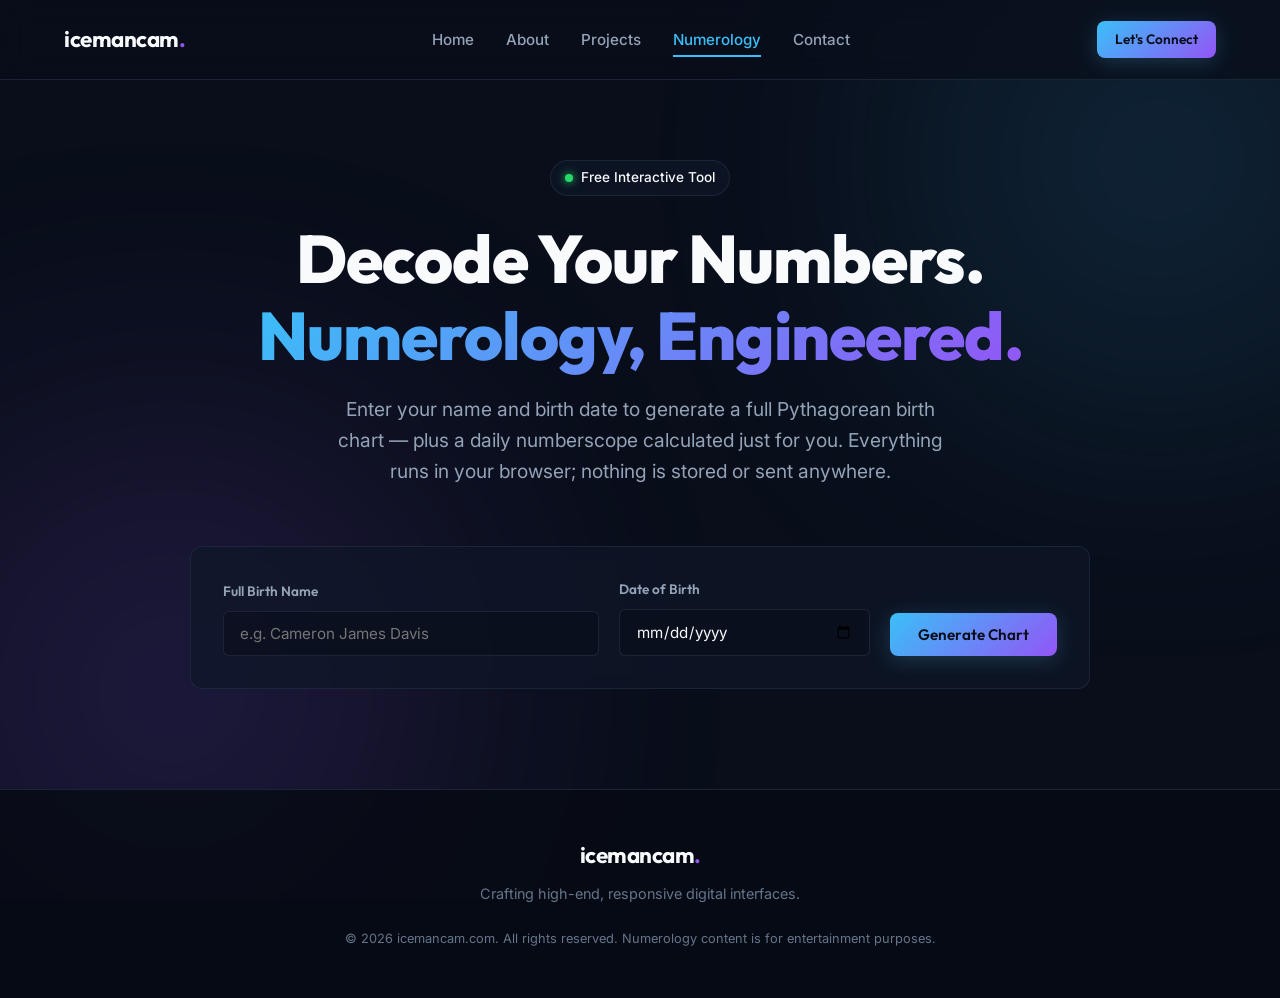
<file: numerology.html>
<!DOCTYPE html>
<html lang="en">
<head>
    <meta charset="UTF-8">
    <meta name="viewport" content="width=device-width, initial-scale=1.0">
    <title>Numerology | icemancam</title>
    <meta name="description" content="Free Pythagorean numerology birth chart generator and daily numberscope by icemancam.">
    <meta property="og:title" content="Numerology | icemancam">
    <meta property="og:description" content="Generate your numerology birth chart and get your daily numberscope.">
    <meta property="og:type" content="website">
    <meta property="og:url" content="https://icemancam.com/numerology.html">
    <link rel="preconnect" href="https://fonts.googleapis.com">
    <link rel="preconnect" href="https://fonts.gstatic.com" crossorigin>
    <link href="https://fonts.googleapis.com/css2?family=Inter:wght@400;500;600&family=Outfit:wght@500;600;700;800&display=swap" rel="stylesheet">
    <link rel="stylesheet" href="styles.css">
    <style>
        /* ===== Numerology page-specific styles (uses site design tokens) ===== */
        .numerology-hero {
            padding: 160px 24px 40px 24px;
            text-align: center;
        }
        .numerology-hero .hero-title { animation: fadeInUp 0.8s cubic-bezier(0.16,1,0.3,1) forwards; }
        .numerology-hero .hero-subtitle {
            margin: 0 auto 0 auto;
            max-width: 620px;
            animation: fadeInUp 0.8s cubic-bezier(0.16,1,0.3,1) 0.15s forwards;
        }

        .num-panel {
            background-color: var(--bg-surface);
            border: 1px solid var(--border-color);
            border-radius: 12px;
            padding: 32px;
            backdrop-filter: blur(8px);
        }

        .num-form-grid {
            display: grid;
            grid-template-columns: 1.2fr 0.8fr auto;
            gap: 20px;
            align-items: end;
        }
        @media (max-width: 768px) {
            .num-form-grid { grid-template-columns: 1fr; }
        }

        .chart-grid {
            display: grid;
            grid-template-columns: repeat(auto-fit, minmax(280px, 1fr));
            gap: 24px;
            margin-top: 40px;
        }

        .num-card {
            background-color: var(--bg-surface);
            border: 1px solid var(--border-color);
            border-radius: 12px;
            padding: 28px;
            transition: var(--transition-smooth);
            opacity: 0;
            transform: translateY(20px);
        }
        .num-card.revealed {
            opacity: 1;
            transform: translateY(0);
            transition: opacity 0.6s ease, transform 0.6s cubic-bezier(0.16,1,0.3,1), border-color var(--transition-fast);
        }
        .num-card:hover {
            border-color: var(--border-hover);
            transform: translateY(-4px);
        }

        .num-card-top {
            display: flex;
            align-items: center;
            gap: 18px;
            margin-bottom: 16px;
        }

        .num-circle {
            flex-shrink: 0;
            width: 64px;
            height: 64px;
            border-radius: 50%;
            display: flex;
            align-items: center;
            justify-content: center;
            font-family: var(--font-heading);
            font-size: 1.8rem;
            font-weight: 800;
            background: linear-gradient(135deg, var(--color-accent) 0%, var(--color-accent-purple) 100%);
            color: hsl(222, 47%, 7%);
            box-shadow: 0 0 24px var(--color-accent-glow);
        }
        .num-circle.master {
            background: linear-gradient(135deg, hsl(45, 90%, 60%) 0%, var(--color-accent-purple) 100%);
        }

        .num-card-label {
            font-size: 0.75rem;
            font-weight: 600;
            color: var(--color-accent);
            text-transform: uppercase;
            letter-spacing: 1px;
        }
        .num-card-name {
            font-family: var(--font-heading);
            font-size: 1.15rem;
            font-weight: 700;
        }
        .num-card-desc {
            color: var(--text-secondary);
            font-size: 0.95rem;
        }
        .master-tag {
            display: inline-block;
            font-size: 0.7rem;
            font-weight: 600;
            letter-spacing: 1px;
            text-transform: uppercase;
            color: hsl(45, 90%, 60%);
            border: 1px solid hsla(45, 90%, 60%, 0.35);
            border-radius: 4px;
            padding: 2px 8px;
            margin-top: 6px;
        }

        /* Daily numberscope */
        .scope-panel {
            position: relative;
            overflow: hidden;
            background-color: var(--bg-surface);
            border: 1px solid var(--border-color);
            border-radius: 12px;
            padding: 40px;
            backdrop-filter: blur(8px);
        }
        .scope-panel::before {
            content: '';
            position: absolute;
            top: -60%;
            right: -20%;
            width: 400px;
            height: 400px;
            border-radius: 50%;
            background: radial-gradient(circle, var(--color-accent-glow) 0%, transparent 70%);
            pointer-events: none;
        }
        .scope-date {
            font-family: var(--font-heading);
            font-size: 0.85rem;
            letter-spacing: 2px;
            text-transform: uppercase;
            color: var(--text-muted);
            margin-bottom: 20px;
        }
        .scope-numbers {
            display: flex;
            gap: 32px;
            flex-wrap: wrap;
            margin-bottom: 24px;
        }
        .scope-num-block { text-align: center; }
        .scope-num-value {
            font-family: var(--font-heading);
            font-size: 3rem;
            font-weight: 800;
            line-height: 1.1;
        }
        .scope-num-label {
            font-size: 0.72rem;
            color: var(--text-muted);
            text-transform: uppercase;
            letter-spacing: 1px;
        }
        .scope-headline {
            font-family: var(--font-heading);
            font-size: 1.4rem;
            font-weight: 700;
            margin-bottom: 12px;
        }
        .scope-text {
            color: var(--text-secondary);
            font-size: 1rem;
            max-width: 720px;
        }
        .scope-lucky {
            display: flex;
            gap: 12px;
            flex-wrap: wrap;
            margin-top: 24px;
        }
        .scope-lucky span {
            font-size: 0.8rem;
            font-weight: 500;
            background-color: hsla(217, 32%, 18%, 0.4);
            border: 1px solid var(--border-color);
            padding: 6px 14px;
            border-radius: 9999px;
            color: var(--text-secondary);
        }
        .num-hidden { display: none; }
        .num-error {
            color: hsl(0, 80%, 68%);
            font-size: 0.85rem;
            margin-top: 12px;
            display: none;
        }
    </style>
</head>
<body>

    <!-- Background glow decorations -->
    <div class="glow-bg" aria-hidden="true">
        <div class="glow-sphere glow-sphere-1"></div>
        <div class="glow-sphere glow-sphere-2"></div>
    </div>

    <!-- Header -->
    <header class="site-header" id="header">
        <div class="header-container">
            <a href="index.html" class="logo">icemancam<span class="logo-dot">.</span></a>
            <nav class="nav-menu" id="navMenu">
                <ul class="nav-list">
                    <li><a href="index.html#home" class="nav-link">Home</a></li>
                    <li><a href="index.html#about" class="nav-link">About</a></li>
                    <li><a href="index.html#projects" class="nav-link">Projects</a></li>
                    <li><a href="numerology.html" class="nav-link active">Numerology</a></li>
                    <li><a href="index.html#contact" class="nav-link">Contact</a></li>
                </ul>
            </nav>
            <div class="header-actions">
                <a href="index.html#contact" class="btn btn-primary btn-sm">Let's Connect</a>
                <button class="mobile-nav-toggle" id="navToggle" aria-label="Toggle navigation">&#9776;</button>
            </div>
        </div>
    </header>

    <main>
        <!-- Hero -->
        <section class="numerology-hero" id="top">
            <div class="section-container">
                <div class="badge"><span class="badge-dot"></span> Free Interactive Tool</div>
                <h1 class="hero-title">Decode Your Numbers.<br><span class="text-gradient">Numerology, Engineered.</span></h1>
                <p class="hero-subtitle">Enter your name and birth date to generate a full Pythagorean birth chart — plus a daily numberscope calculated just for you. Everything runs in your browser; nothing is stored or sent anywhere.</p>
            </div>
        </section>

        <!-- Input panel -->
        <section style="padding-top: 20px;" id="generator">
            <div class="section-container" style="max-width: 900px;">
                <div class="num-panel">
                    <form id="numForm" novalidate>
                        <div class="num-form-grid">
                            <div class="form-group" style="margin-bottom: 0;">
                                <label for="fullName">Full Birth Name</label>
                                <input type="text" id="fullName" placeholder="e.g. Cameron James Davis" autocomplete="name">
                            </div>
                            <div class="form-group" style="margin-bottom: 0;">
                                <label for="birthDate">Date of Birth</label>
                                <input type="date" id="birthDate">
                            </div>
                            <button type="submit" class="btn btn-primary">Generate Chart</button>
                        </div>
                        <p class="num-error" id="formError">Please enter your name and a valid birth date.</p>
                    </form>
                </div>
            </div>
        </section>

        <!-- Daily Numberscope -->
        <section class="num-hidden" style="padding-top: 20px; padding-bottom: 20px;" id="numberscope">
            <div class="section-container">
                <div class="section-header" style="margin-bottom: 40px;">
                    <span class="section-tagline">Today's Energy</span>
                    <h2 class="section-title">Daily Numberscope</h2>
                    <div class="section-divider"></div>
                </div>
                <div class="scope-panel">
                    <p class="scope-date" id="scopeDate"></p>
                    <div class="scope-numbers">
                        <div class="scope-num-block">
                            <div class="scope-num-value text-gradient" id="personalDayNum"></div>
                            <div class="scope-num-label">Personal Day</div>
                        </div>
                        <div class="scope-num-block">
                            <div class="scope-num-value" id="personalMonthNum" style="color: var(--text-secondary);"></div>
                            <div class="scope-num-label">Personal Month</div>
                        </div>
                        <div class="scope-num-block">
                            <div class="scope-num-value" id="personalYearNum" style="color: var(--text-secondary);"></div>
                            <div class="scope-num-label">Personal Year</div>
                        </div>
                        <div class="scope-num-block">
                            <div class="scope-num-value" id="universalDayNum" style="color: var(--text-muted);"></div>
                            <div class="scope-num-label">Universal Day</div>
                        </div>
                    </div>
                    <h3 class="scope-headline" id="scopeHeadline"></h3>
                    <p class="scope-text" id="scopeText"></p>
                    <div class="scope-lucky" id="scopeLucky"></div>
                </div>
            </div>
        </section>

        <!-- Birth Chart Results -->
        <section class="num-hidden" style="padding-top: 40px;" id="chart">
            <div class="section-container">
                <div class="section-header" style="margin-bottom: 20px;">
                    <span class="section-tagline">Pythagorean System</span>
                    <h2 class="section-title">Your Birth Chart</h2>
                    <div class="section-divider"></div>
                </div>
                <div class="chart-grid" id="chartGrid"></div>
            </div>
        </section>
    </main>

    <!-- Footer -->
    <footer class="site-footer">
        <div class="footer-container">
            <div class="footer-brand">
                <a href="index.html" class="logo">icemancam<span class="logo-dot">.</span></a>
                <p>Crafting high-end, responsive digital interfaces.</p>
            </div>
            <p class="footer-copyright">&copy; 2026 icemancam.com. All rights reserved. Numerology content is for entertainment purposes.</p>
        </div>
    </footer>

    <script>
    /* =====================================================================
       NUMEROLOGY ENGINE — Pythagorean system, fully client-side
       ===================================================================== */
    'use strict';

    // Pythagorean letter values: A=1 ... I=9, J=1 ... R=9, S=1 ... Z=8
    const LETTER_VALUES = {};
    'ABCDEFGHIJKLMNOPQRSTUVWXYZ'.split('').forEach((ch, i) => {
        LETTER_VALUES[ch] = (i % 9) + 1;
    });
    const VOWELS = new Set(['A', 'E', 'I', 'O', 'U']);
    const MASTERS = new Set([11, 22, 33]);

    // Sum digits of a number
    function digitSum(n) {
        return String(n).split('').reduce((a, d) => a + Number(d), 0);
    }

    // Reduce to a single digit, preserving master numbers 11/22/33
    function reduce(n, keepMasters = true) {
        while (n > 9 && !(keepMasters && MASTERS.has(n))) n = digitSum(n);
        return n;
    }

    function lettersOf(name) {
        return name.toUpperCase().replace(/[^A-Z]/g, '').split('');
    }

    // Y counts as a vowel when it's not adjacent to another vowel (common convention)
    function isVowelAt(word, i) {
        const ch = word[i];
        if (VOWELS.has(ch)) return true;
        if (ch !== 'Y') return false;
        const prev = word[i - 1], next = word[i + 1];
        return !(VOWELS.has(prev) || VOWELS.has(next));
    }

    // --- Core numbers ---
    function lifePath(y, m, d) {
        // Reduce month, day, year separately, then sum (standard method)
        return reduce(reduce(m) + reduce(d) + reduce(y));
    }
    function expression(name) {
        // Reduce each word, then sum the reduced word values
        const words = name.toUpperCase().split(/[^A-Z]+/).filter(Boolean);
        return reduce(words.reduce((a, w) => a + reduce(lettersOf(w).reduce((s, ch) => s + LETTER_VALUES[ch], 0)), 0));
    }
    function nameNumber(name, wantVowels) {
        const words = name.toUpperCase().split(/[^A-Z]+/).filter(Boolean);
        let total = 0;
        for (const w of words) {
            let wsum = 0;
            for (let i = 0; i < w.length; i++) {
                if (isVowelAt(w, i) === wantVowels) wsum += LETTER_VALUES[w[i]] || 0;
            }
            total += reduce(wsum);
        }
        return reduce(total);
    }
    const soulUrge = (name) => nameNumber(name, true);
    const personality = (name) => nameNumber(name, false);
    const birthdayNumber = (d) => reduce(d);

    // --- Cycle numbers (personal year / month / day) ---
    function personalYear(bMonth, bDay, calYear) {
        return reduce(reduce(bMonth) + reduce(bDay) + reduce(calYear), false);
    }
    function personalMonth(pYear, calMonth) {
        return reduce(pYear + reduce(calMonth), false);
    }
    function personalDay(pMonth, calDay) {
        return reduce(pMonth + reduce(calDay), false);
    }
    function universalDay(y, m, d) {
        return reduce(reduce(y) + reduce(m) + reduce(d), false);
    }

    /* =====================================================================
       READING LIBRARY
       ===================================================================== */
    const CORE_MEANINGS = {
        1:  { name: 'The Pioneer',    text: 'Independent, ambitious, and original. You lead by instinct, carve your own path, and thrive when initiating rather than following. Watch for stubbornness and impatience.' },
        2:  { name: 'The Diplomat',   text: 'Intuitive, cooperative, and sensitive to others. You excel at partnership, mediation, and reading the room. Guard against indecision and absorbing others’ moods.' },
        3:  { name: 'The Creator',    text: 'Expressive, optimistic, and magnetic. Communication and creativity are your native languages. The challenge is focus — scattered energy dilutes your gifts.' },
        4:  { name: 'The Builder',    text: 'Disciplined, practical, and dependable. You build things that last — systems, homes, reputations. Flexibility is your growth edge; not everything needs a blueprint.' },
        5:  { name: 'The Explorer',   text: 'Adventurous, adaptable, and freedom-loving. Change energizes you and routine drains you. Learning healthy commitment turns restlessness into momentum.' },
        6:  { name: 'The Nurturer',   text: 'Responsible, warm, and service-oriented. You are the one people call in a crisis. Balance caring for others with boundaries — martyrdom is not the assignment.' },
        7:  { name: 'The Seeker',     text: 'Analytical, introspective, and drawn to the deeper why. You need solitude to recharge and truth to feel alive. Don’t let skepticism wall you off from connection.' },
        8:  { name: 'The Powerhouse', text: 'Ambitious, authoritative, and materially savvy. You understand leverage, money, and influence. The lesson is using power in service of something bigger than status.' },
        9:  { name: 'The Humanitarian', text: 'Compassionate, wise, and globally minded. You feel the world’s weight and want to lighten it. Learning to release — people, outcomes, the past — is your superpower.' },
        11: { name: 'The Illuminator',  text: 'A master number. Heightened intuition, spiritual sensitivity, and the ability to inspire. The voltage is high — grounding practices keep the signal clear. (Base energy: 2)' },
        22: { name: 'The Master Builder', text: 'A master number. The visionary who can make big dreams physically real — architect of institutions, systems, legacies. Pressure is part of the package. (Base energy: 4)' },
        33: { name: 'The Master Teacher', text: 'A master number. Selfless service and healing through uplifting others. Rare and demanding — it asks you to embody what you teach. (Base energy: 6)' }
    };

    const CHART_POSITIONS = [
        { key: 'lifePath',    label: 'Life Path',   blurb: 'Your life’s central lesson and direction, from your birth date.' },
        { key: 'expression',  label: 'Expression',  blurb: 'Your natural talents and how you show up, from your full name.' },
        { key: 'soulUrge',    label: 'Soul Urge',   blurb: 'What your heart truly wants, from the vowels in your name.' },
        { key: 'personality', label: 'Personality', blurb: 'The face you show the world, from the consonants in your name.' },
        { key: 'birthday',    label: 'Birthday',    blurb: 'A specific gift you carry, from your day of birth.' }
    ];

    const DAY_READINGS = {
        1: { headline: 'Start something.', text: 'A 1 day rewards initiative. Send the pitch, open the project file, make the first move. Solo focus beats committee thinking today — trust your own read and act on it.', lucky: ['Bold decisions', 'New beginnings', 'Color: Red'] },
        2: { headline: 'Slow down and sync up.', text: 'A 2 day favors patience, partnership, and listening. Push nothing. Details, diplomacy, and quiet progress win — the right conversation today is worth ten meetings tomorrow.', lucky: ['Collaboration', 'Patience', 'Color: Orange'] },
        3: { headline: 'Express yourself.', text: 'A 3 day is social and creative. Write, post, pitch, joke, connect. Your words land better than usual — use them. Keep the calendar light enough to leave room for play.', lucky: ['Creativity', 'Conversation', 'Color: Yellow'] },
        4: { headline: 'Do the work.', text: 'A 4 day is for foundations: organize, fix, plan, grind. Unsexy tasks completed today pay compound interest. Skip shortcuts — they won’t hold.', lucky: ['Systems', 'Follow-through', 'Color: Green'] },
        5: { headline: 'Embrace the plot twist.', text: 'A 5 day brings change, movement, and the unexpected. Stay loose and say yes to the detour — rigidity is the only real risk today. Great for travel, launches, and trying the new thing.', lucky: ['Flexibility', 'Adventure', 'Color: Sky Blue'] },
        6: { headline: 'Tend your people.', text: 'A 6 day centers home, family, and responsibility. Show up for someone. Repair the small rift, cook the meal, finish the domestic task you’ve dodged. Harmony is the win condition.', lucky: ['Family', 'Balance', 'Color: Indigo'] },
        7: { headline: 'Go inward.', text: 'A 7 day asks for quiet, study, and reflection over hustle. Research beats action; solitude beats networking. The insight you need surfaces when the noise stops.', lucky: ['Reflection', 'Research', 'Color: Violet'] },
        8: { headline: 'Handle business.', text: 'An 8 day is about money, power, and results. Negotiate, invoice, ask for the raise, make the executive call. Think big and act like the outcome is already yours.', lucky: ['Ambition', 'Finances', 'Color: Gold'] },
        9: { headline: 'Release and complete.', text: 'A 9 day closes cycles. Finish what’s lingering, forgive what’s stale, clear what’s cluttered. Don’t start new ventures — make space for what a 1 day will bring.', lucky: ['Completion', 'Generosity', 'Color: White'] }
    };

    /* =====================================================================
       UI WIRING
       ===================================================================== */
    const $ = (id) => document.getElementById(id);

    function buildCard(position, value) {
        const meaning = CORE_MEANINGS[value];
        const isMaster = MASTERS.has(value);
        const card = document.createElement('div');
        card.className = 'num-card';
        card.innerHTML = `
            <div class="num-card-top">
                <div class="num-circle${isMaster ? ' master' : ''}">${value}</div>
                <div>
                    <div class="num-card-label">${position.label}</div>
                    <div class="num-card-name">${meaning.name}</div>
                    ${isMaster ? '<span class="master-tag">Master Number</span>' : ''}
                </div>
            </div>
            <p class="num-card-desc"><em style="color: var(--text-muted); font-style: normal; font-size: 0.85rem; display:block; margin-bottom:8px;">${position.blurb}</em>${meaning.text}</p>`;
        return card;
    }

    function renderChart(name, y, m, d) {
        const values = {
            lifePath:    lifePath(y, m, d),
            expression:  expression(name),
            soulUrge:    soulUrge(name),
            personality: personality(name),
            birthday:    birthdayNumber(d)
        };
        const grid = $('chartGrid');
        grid.innerHTML = '';
        CHART_POSITIONS.forEach((pos, i) => {
            const card = buildCard(pos, values[pos.key]);
            grid.appendChild(card);
            setTimeout(() => card.classList.add('revealed'), 80 * i);
        });
        $('chart').classList.remove('num-hidden');
    }

    function renderNumberscope(bMonth, bDay) {
        const now = new Date();
        const cy = now.getFullYear(), cm = now.getMonth() + 1, cd = now.getDate();
        const pY = personalYear(bMonth, bDay, cy);
        const pM = personalMonth(pY, cm);
        const pD = personalDay(pM, cd);
        const uD = universalDay(cy, cm, cd);
        const reading = DAY_READINGS[pD];

        $('scopeDate').textContent = now.toLocaleDateString('en-US', { weekday: 'long', year: 'numeric', month: 'long', day: 'numeric' });
        $('personalDayNum').textContent = pD;
        $('personalMonthNum').textContent = pM;
        $('personalYearNum').textContent = pY;
        $('universalDayNum').textContent = uD;
        $('scopeHeadline').textContent = 'Personal Day ' + pD + ' — ' + reading.headline;
        $('scopeText').textContent = reading.text;
        $('scopeLucky').innerHTML = reading.lucky.map(t => '<span>' + t + '</span>').join('');
        $('numberscope').classList.remove('num-hidden');
    }

    function generate(name, dateStr, scroll) {
        const [y, m, d] = dateStr.split('-').map(Number);
        if (!name || lettersOf(name).length === 0 || !y || !m || !d) {
            $('formError').style.display = 'block';
            return false;
        }
        $('formError').style.display = 'none';
        renderNumberscope(m, d);
        renderChart(name, y, m, d);
        try { localStorage.setItem('numerology', JSON.stringify({ name, dateStr })); } catch (e) {}
        if (scroll) setTimeout(() => $('numberscope').scrollIntoView({ behavior: 'smooth', block: 'start' }), 100);
        return true;
    }

    $('numForm').addEventListener('submit', (e) => {
        e.preventDefault();
        generate($('fullName').value.trim(), $('birthDate').value, true);
    });

    // Returning visitor: restore saved details and show today's numberscope instantly
    try {
        const saved = JSON.parse(localStorage.getItem('numerology') || 'null');
        if (saved && saved.name && saved.dateStr) {
            $('fullName').value = saved.name;
            $('birthDate').value = saved.dateStr;
            generate(saved.name, saved.dateStr, false);
        }
    } catch (e) {}

    /* ===== Header behavior (matches main site) ===== */
    const header = $('header');
    window.addEventListener('scroll', () => {
        header.classList.toggle('scrolled', window.scrollY > 20);
    }, { passive: true });
    $('navToggle').addEventListener('click', () => {
        $('navMenu').classList.toggle('open');
    });
    </script>
</body>
</html>
</file>
<file: styles.css>
/* ==========================================================================
   DESIGN SYSTEM & VARIABLES
   ========================================================================== */
:root {
    /* Color Palette (HSL Tailored) */
    --bg-base: hsl(222, 47%, 7%);
    --bg-surface: hsla(222, 47%, 11%, 0.7);
    --bg-surface-solid: hsl(222, 47%, 11%);
    --bg-surface-hover: hsla(222, 47%, 16%, 0.8);
    
    --text-primary: hsl(210, 40%, 98%);
    --text-secondary: hsl(215, 20%, 65%);
    --text-muted: hsl(215, 16%, 47%);
    
    --color-accent: hsl(198, 93%, 60%); /* Ice Blue */
    --color-accent-purple: hsl(263, 90%, 65%); /* Electric Purple */
    --color-accent-glow: hsla(198, 93%, 60%, 0.15);
    
    --border-color: hsla(217, 32%, 18%, 0.85);
    --border-hover: hsla(198, 93%, 60%, 0.3);
    
    /* Typography */
    --font-heading: 'Outfit', sans-serif;
    --font-body: 'Inter', sans-serif;
    
    /* Animation & Transitions */
    --transition-fast: 0.2s cubic-bezier(0.4, 0, 0.2, 1);
    --transition-smooth: 0.4s cubic-bezier(0.4, 0, 0.2, 1);
    
    /* Layout Constants */
    --max-width: 1200px;
    --header-height: 80px;
}

/* ==========================================================================
   RESET & BASE STYLES
   ========================================================================== */
*, *::before, *::after {
    box-sizing: border-box;
    margin: 0;
    padding: 0;
}

html {
    scroll-behavior: smooth;
    scroll-padding-top: var(--header-height);
}

body {
    background-color: var(--bg-base);
    color: var(--text-primary);
    font-family: var(--font-body);
    line-height: 1.6;
    overflow-x: hidden;
    -webkit-font-smoothing: antialiased;
}

a {
    color: inherit;
    text-decoration: none;
    transition: var(--transition-fast);
}

img, svg {
    display: block;
    max-width: 100%;
    height: auto;
}

ul {
    list-style: none;
}

/* ==========================================================================
   BACKGROUND GLOW DECORATIONS
   ========================================================================== */
.glow-bg {
    position: fixed;
    top: 0;
    left: 0;
    width: 100%;
    height: 100%;
    z-index: -1;
    overflow: hidden;
    pointer-events: none;
}

.glow-sphere {
    position: absolute;
    border-radius: 50%;
    filter: blur(140px);
    opacity: 0.35;
    animation: pulse 12s infinite alternate ease-in-out;
}

.glow-sphere-1 {
    top: -10%;
    right: -10%;
    width: 500px;
    height: 500px;
    background: radial-gradient(circle, var(--color-accent) 0%, transparent 80%);
}

.glow-sphere-2 {
    bottom: -10%;
    left: -10%;
    width: 600px;
    height: 600px;
    background: radial-gradient(circle, var(--color-accent-purple) 0%, transparent 80%);
    animation-delay: -6s;
}

@keyframes pulse {
    0% {
        transform: translate(0, 0) scale(1);
    }
    100% {
        transform: translate(80px, 50px) scale(1.15);
    }
}

/* ==========================================================================
   REUSABLE UI COMPONENTS (Buttons, Badge, Gradients)
   ========================================================================== */
.text-gradient {
    background: linear-gradient(135deg, var(--color-accent) 0%, var(--color-accent-purple) 100%);
    -webkit-background-clip: text;
    -webkit-text-fill-color: transparent;
    background-clip: text;
}

.badge {
    display: inline-flex;
    align-items: center;
    gap: 8px;
    background-color: var(--bg-surface);
    border: 1px solid var(--border-color);
    padding: 6px 14px;
    border-radius: 9999px;
    font-size: 0.85rem;
    font-weight: 500;
    color: var(--text-primary);
    backdrop-filter: blur(8px);
    margin-bottom: 24px;
    animation: fadeInDown 0.8s ease-out;
}

.badge-dot {
    width: 8px;
    height: 8px;
    border-radius: 50%;
    background-color: hsl(142, 70%, 50%); /* bright green */
    box-shadow: 0 0 8px hsl(142, 70%, 50%);
    animation: pulse-dot 2s infinite;
}

@keyframes pulse-dot {
    0% { transform: scale(0.95); opacity: 0.5; }
    50% { transform: scale(1.15); opacity: 1; }
    100% { transform: scale(0.95); opacity: 0.5; }
}

.btn {
    display: inline-flex;
    align-items: center;
    justify-content: center;
    gap: 8px;
    padding: 12px 28px;
    border-radius: 8px;
    font-family: var(--font-heading);
    font-weight: 600;
    font-size: 0.95rem;
    cursor: pointer;
    transition: var(--transition-fast);
}

.btn-sm {
    padding: 8px 18px;
    font-size: 0.85rem;
}

.btn-primary {
    background: linear-gradient(135deg, var(--color-accent) 0%, var(--color-accent-purple) 100%);
    color: hsl(222, 47%, 7%);
    border: none;
    box-shadow: 0 4px 20px rgba(100, 200, 255, 0.2);
}

.btn-primary:hover {
    transform: translateY(-2px);
    box-shadow: 0 6px 24px rgba(100, 200, 255, 0.35);
}

.btn-primary:active {
    transform: translateY(0);
}

.btn-secondary {
    background-color: var(--bg-surface);
    color: var(--text-primary);
    border: 1px solid var(--border-color);
    backdrop-filter: blur(8px);
}

.btn-secondary:hover {
    background-color: var(--bg-surface-hover);
    border-color: var(--border-hover);
    transform: translateY(-2px);
}

.btn-block {
    width: 100%;
}

/* ==========================================================================
   HEADER / NAVIGATION
   ========================================================================== */
.site-header {
    position: fixed;
    top: 0;
    left: 0;
    width: 100%;
    height: var(--header-height);
    background-color: hsla(222, 47%, 7%, 0.7);
    backdrop-filter: blur(12px);
    -webkit-backdrop-filter: blur(12px);
    border-bottom: 1px solid var(--border-color);
    z-index: 100;
    transition: var(--transition-fast);
}

.site-header.scrolled {
    height: 70px;
    background-color: hsla(222, 47%, 7%, 0.85);
}

.header-container {
    max-width: var(--max-width);
    height: 100%;
    margin: 0 auto;
    padding: 0 24px;
    display: flex;
    align-items: center;
    justify-content: space-between;
}

.logo {
    font-family: var(--font-heading);
    font-weight: 700;
    font-size: 1.4rem;
    letter-spacing: -0.5px;
}

.logo-accent {
    color: var(--color-accent);
}

.logo-dot {
    color: var(--color-accent-purple);
}

.nav-menu {
    display: flex;
    align-items: center;
}

.nav-list {
    display: flex;
    gap: 32px;
}

.nav-link {
    font-size: 0.95rem;
    font-weight: 500;
    color: var(--text-secondary);
    position: relative;
    padding: 8px 0;
}

.nav-link:hover {
    color: var(--text-primary);
}

.nav-link.active {
    color: var(--color-accent);
}

.nav-link::after {
    content: '';
    position: absolute;
    bottom: 0;
    left: 0;
    width: 0;
    height: 2px;
    background-color: var(--color-accent);
    transition: var(--transition-fast);
}

.nav-link.active::after {
    width: 100%;
}

.header-actions {
    display: flex;
    align-items: center;
    gap: 16px;
}

.mobile-nav-toggle {
    display: none;
    background: none;
    border: none;
    color: var(--text-primary);
    cursor: pointer;
    font-size: 1.5rem;
}

/* ==========================================================================
   HERO SECTION
   ========================================================================== */
.hero-section {
    min-height: 100vh;
    display: flex;
    align-items: center;
    padding: 140px 24px 80px 24px;
    position: relative;
}

.hero-container {
    max-width: var(--max-width);
    margin: 0 auto;
    width: 100%;
    display: grid;
    grid-template-columns: 1.2fr 0.8fr;
    gap: 60px;
    align-items: center;
}

.hero-content {
    display: flex;
    flex-direction: column;
    align-items: flex-start;
}

.hero-title {
    font-family: var(--font-heading);
    font-size: clamp(2.5rem, 6vw, 4.2rem);
    font-weight: 800;
    line-height: 1.15;
    letter-spacing: -1px;
    margin-bottom: 20px;
    animation: fadeInUp 0.8s cubic-bezier(0.16, 1, 0.3, 1) forwards;
}

.hero-subtitle {
    font-size: clamp(1rem, 2.5vw, 1.2rem);
    color: var(--text-secondary);
    margin-bottom: 36px;
    max-width: 540px;
    animation: fadeInUp 0.8s cubic-bezier(0.16, 1, 0.3, 1) 0.15s forwards;
}

.hero-buttons {
    display: flex;
    gap: 16px;
    animation: fadeInUp 0.8s cubic-bezier(0.16, 1, 0.3, 1) 0.3s forwards;
}

/* Glassmorphic Code Card Visual */
.hero-visual {
    display: flex;
    justify-content: center;
    perspective: 1000px;
}

.interactive-card {
    background-color: var(--bg-surface);
    border: 1px solid var(--border-color);
    border-radius: 12px;
    width: 100%;
    max-width: 440px;
    box-shadow: 0 20px 40px rgba(0, 0, 0, 0.4);
    backdrop-filter: blur(12px);
    transform-style: preserve-3d;
    transition: transform 0.1s ease-out;
}

.card-header {
    display: flex;
    align-items: center;
    gap: 6px;
    padding: 14px 20px;
    border-bottom: 1px solid var(--border-color);
}

.window-dot {
    width: 10px;
    height: 10px;
    border-radius: 50%;
}

.window-dot.red { background-color: #ff5f56; }
.window-dot.yellow { background-color: #ffbd2e; }
.window-dot.green { background-color: #27c93f; }

.window-title {
    margin-left: auto;
    font-family: var(--font-heading);
    font-size: 0.75rem;
    color: var(--text-muted);
    letter-spacing: 0.5px;
}

.card-body {
    padding: 24px;
    font-family: 'Courier New', Courier, monospace;
    font-size: 0.9rem;
    line-height: 1.5;
    color: var(--text-secondary);
}

.code-keyword { color: #f472b6; }
.code-variable { color: #60a5fa; }
.code-string { color: #34d399; }
.code-number { color: #fbbf24; }

/* ==========================================================================
   SECTIONS: COMMON HEADER
   ========================================================================== */
section {
    padding: 100px 24px;
}

.section-container {
    max-width: var(--max-width);
    margin: 0 auto;
    width: 100%;
}

.section-header {
    display: flex;
    flex-direction: column;
    align-items: center;
    text-align: center;
    margin-bottom: 60px;
}

.section-tagline {
    font-family: var(--font-heading);
    font-weight: 600;
    font-size: 0.85rem;
    letter-spacing: 2px;
    text-transform: uppercase;
    color: var(--color-accent);
    margin-bottom: 8px;
}

.section-title {
    font-family: var(--font-heading);
    font-size: clamp(2rem, 4vw, 2.5rem);
    font-weight: 700;
    letter-spacing: -0.5px;
}

.section-divider {
    width: 60px;
    height: 4px;
    background: linear-gradient(90deg, var(--color-accent) 0%, var(--color-accent-purple) 100%);
    border-radius: 2px;
    margin-top: 16px;
}

/* ==========================================================================
   ABOUT SECTION
   ========================================================================== */
.about-grid {
    display: grid;
    grid-template-columns: 1fr 1fr;
    gap: 60px;
    align-items: start;
}

.about-text p {
    color: var(--text-secondary);
    font-size: 1.05rem;
    margin-bottom: 24px;
}

.stats-row {
    display: flex;
    gap: 24px;
    margin-top: 36px;
}

.stat-card {
    background-color: var(--bg-surface);
    border: 1px solid var(--border-color);
    border-radius: 8px;
    padding: 16px 24px;
    flex: 1;
    text-align: center;
}

.stat-num {
    display: block;
    font-family: var(--font-heading);
    font-size: 2rem;
    font-weight: 700;
    color: var(--color-accent);
}

.stat-label {
    font-size: 0.75rem;
    color: var(--text-muted);
    text-transform: uppercase;
    letter-spacing: 1px;
}

.skills-title {
    font-family: var(--font-heading);
    font-size: 1.3rem;
    font-weight: 600;
    margin-bottom: 24px;
    position: relative;
    padding-left: 12px;
}

.skills-title::before {
    content: '';
    position: absolute;
    left: 0;
    top: 50%;
    transform: translateY(-50%);
    width: 4px;
    height: 18px;
    background-color: var(--color-accent);
    border-radius: 2px;
}

.skills-grid {
    display: grid;
    grid-template-columns: repeat(auto-fill, minmax(180px, 1fr));
    gap: 16px;
}

.skill-pill {
    background-color: var(--bg-surface);
    border: 1px solid var(--border-color);
    padding: 12px 16px;
    border-radius: 8px;
    font-size: 0.9rem;
    font-weight: 500;
    display: flex;
    align-items: center;
    gap: 10px;
    transition: var(--transition-fast);
}

.skill-pill i {
    width: 16px;
    height: 16px;
    color: var(--color-accent);
}

.skill-pill:hover {
    border-color: var(--border-hover);
    background-color: var(--bg-surface-hover);
    transform: translateY(-2px);
}

/* ==========================================================================
   PROJECTS SECTION
   ========================================================================== */
.projects-grid {
    display: grid;
    grid-template-columns: repeat(auto-fill, minmax(320px, 1fr));
    gap: 32px;
}

.project-card {
    background-color: var(--bg-surface);
    border: 1px solid var(--border-color);
    border-radius: 12px;
    overflow: hidden;
    transition: var(--transition-smooth);
    display: flex;
    flex-direction: column;
}

.project-img-wrapper {
    position: relative;
    aspect-ratio: 16 / 9;
    overflow: hidden;
}

.project-gradient-placeholder {
    width: 100%;
    height: 100%;
    transition: transform var(--transition-smooth);
}

.p-gradient-1 {
    background: linear-gradient(135deg, hsl(200, 80%, 20%) 0%, hsl(260, 80%, 20%) 100%);
}
.p-gradient-2 {
    background: linear-gradient(135deg, hsl(320, 80%, 20%) 0%, hsl(230, 80%, 20%) 100%);
}
.p-gradient-3 {
    background: linear-gradient(135deg, hsl(150, 80%, 20%) 0%, hsl(210, 80%, 20%) 100%);
}

.project-overlay {
    position: absolute;
    top: 0;
    left: 0;
    width: 100%;
    height: 100%;
    background-color: rgba(7, 11, 22, 0.7);
    display: flex;
    align-items: center;
    justify-content: center;
    gap: 16px;
    opacity: 0;
    transition: var(--transition-fast);
    backdrop-filter: blur(4px);
}

.project-link {
    width: 44px;
    height: 44px;
    background-color: var(--text-primary);
    color: var(--bg-base);
    border-radius: 50%;
    display: flex;
    align-items: center;
    justify-content: center;
    transform: translateY(15px);
    transition: var(--transition-smooth);
}

.project-link:hover {
    transform: scale(1.1);
    background-color: var(--color-accent);
}

.project-card:hover {
    transform: translateY(-8px);
    border-color: var(--border-hover);
    box-shadow: 0 12px 30px rgba(0, 0, 0, 0.3);
}

.project-card:hover .project-gradient-placeholder {
    transform: scale(1.05);
}

.project-card:hover .project-overlay {
    opacity: 1;
}

.project-card:hover .project-link {
    transform: translateY(0);
}

.project-info {
    padding: 24px;
    flex: 1;
    display: flex;
    flex-direction: column;
}

.project-tag {
    font-size: 0.75rem;
    font-weight: 600;
    color: var(--color-accent);
    text-transform: uppercase;
    letter-spacing: 1px;
    margin-bottom: 8px;
}

.project-name {
    font-family: var(--font-heading);
    font-size: 1.25rem;
    font-weight: 700;
    margin-bottom: 12px;
}

.project-description {
    color: var(--text-secondary);
    font-size: 0.95rem;
    margin-bottom: 20px;
    flex: 1;
}

.project-tech {
    display: flex;
    flex-wrap: wrap;
    gap: 8px;
}

.project-tech span {
    font-size: 0.75rem;
    font-weight: 500;
    background-color: hsla(217, 32%, 18%, 0.4);
    border: 1px solid var(--border-color);
    padding: 4px 10px;
    border-radius: 4px;
    color: var(--text-muted);
}

/* ==========================================================================
   CONTACT SECTION
   ========================================================================== */
.contact-layout {
    display: grid;
    grid-template-columns: 0.8fr 1.2fr;
    gap: 60px;
}

.contact-info h3 {
    font-family: var(--font-heading);
    font-size: 1.5rem;
    font-weight: 600;
    margin-bottom: 16px;
}

.contact-info p {
    color: var(--text-secondary);
    margin-bottom: 32px;
}

.contact-list {
    display: flex;
    flex-direction: column;
    gap: 24px;
}

.contact-list li {
    display: flex;
    align-items: center;
    gap: 16px;
}

.contact-icon {
    width: 48px;
    height: 48px;
    background-color: var(--bg-surface);
    border: 1px solid var(--border-color);
    border-radius: 8px;
    display: flex;
    align-items: center;
    justify-content: center;
    color: var(--color-accent);
}

.contact-details {
    display: flex;
    flex-direction: column;
}

.contact-label {
    font-size: 0.75rem;
    color: var(--text-muted);
    text-transform: uppercase;
    letter-spacing: 0.5px;
}

.contact-value {
    font-weight: 500;
}

.contact-value:hover {
    color: var(--color-accent);
}

/* Form Styles */
.contact-form {
    background-color: var(--bg-surface);
    border: 1px solid var(--border-color);
    border-radius: 12px;
    padding: 32px;
    backdrop-filter: blur(8px);
}

.form-row {
    display: grid;
    grid-template-columns: 1fr 1fr;
    gap: 20px;
    margin-bottom: 20px;
}

.form-group {
    margin-bottom: 20px;
    display: flex;
    flex-direction: column;
    gap: 8px;
}

.form-group label {
    font-family: var(--font-heading);
    font-size: 0.85rem;
    font-weight: 600;
    color: var(--text-secondary);
}

.form-group input,
.form-group textarea {
    background-color: hsla(222, 47%, 7%, 0.6);
    border: 1px solid var(--border-color);
    border-radius: 6px;
    padding: 12px 16px;
    color: var(--text-primary);
    font-family: var(--font-body);
    font-size: 0.95rem;
    transition: var(--transition-fast);
}

.form-group input:focus,
.form-group textarea:focus {
    outline: none;
    border-color: var(--color-accent);
    box-shadow: 0 0 10px var(--color-accent-glow);
}

/* ==========================================================================
   FOOTER
   ========================================================================== */
.site-footer {
    border-top: 1px solid var(--border-color);
    padding: 48px 24px;
    background-color: hsla(222, 47%, 5%, 0.8);
}

.footer-container {
    max-width: var(--max-width);
    margin: 0 auto;
    display: flex;
    flex-direction: column;
    align-items: center;
    gap: 24px;
}

.footer-brand {
    text-align: center;
}

.footer-brand p {
    font-size: 0.9rem;
    color: var(--text-muted);
    margin-top: 8px;
}

.footer-links {
    display: flex;
    gap: 16px;
}

.social-icon {
    width: 40px;
    height: 40px;
    border-radius: 50%;
    background-color: var(--bg-surface);
    border: 1px solid var(--border-color);
    display: flex;
    align-items: center;
    justify-content: center;
    color: var(--text-secondary);
}

.social-icon:hover {
    color: var(--text-primary);
    border-color: var(--color-accent);
    background-color: var(--bg-surface-hover);
    transform: translateY(-2px);
}

.footer-copyright {
    font-size: 0.8rem;
    color: var(--text-muted);
}

/* ==========================================================================
   ANIMATIONS KEYFRAMES
   ========================================================================== */
@keyframes fadeInUp {
    from {
        opacity: 0;
        transform: translateY(20px);
    }
    to {
        opacity: 1;
        transform: translateY(0);
    }
}

@keyframes fadeInDown {
    from {
        opacity: 0;
        transform: translateY(-20px);
    }
    to {
        opacity: 1;
        transform: translateY(0);
    }
}

/* ==========================================================================
   RESPONSIVE DESIGN (Media Queries)
   ========================================================================== */
@media (max-width: 992px) {
    .hero-container {
        grid-template-columns: 1fr;
        gap: 48px;
        text-align: center;
    }
    
    .hero-content {
        align-items: center;
    }
    
    .hero-subtitle {
        margin-left: auto;
        margin-right: auto;
    }
    
    .about-grid {
        grid-template-columns: 1fr;
        gap: 48px;
    }
    
    .contact-layout {
        grid-template-columns: 1fr;
        gap: 48px;
    }
}

@media (max-width: 768px) {
    :root {
        --header-height: 70px;
    }

    .mobile-nav-toggle {
        display: block;
    }

    .nav-menu {
        position: fixed;
        top: var(--header-height);
        left: 0;
        width: 100%;
        height: calc(100vh - var(--header-height));
        background-color: var(--bg-base);
        border-top: 1px solid var(--border-color);
        padding: 40px 24px;
        flex-direction: column;
        align-items: flex-start;
        transform: translateX(-100%);
        transition: transform var(--transition-smooth);
        z-index: 99;
    }

    .nav-menu.open {
        transform: translateX(0);
    }

    .nav-list {
        flex-direction: column;
        width: 100%;
        gap: 24px;
    }

    .nav-link {
        font-size: 1.25rem;
        display: block;
        width: 100%;
    }

    .form-row {
        grid-template-columns: 1fr;
    }
    
    .stats-row {
        flex-wrap: wrap;
    }
}
</file>
